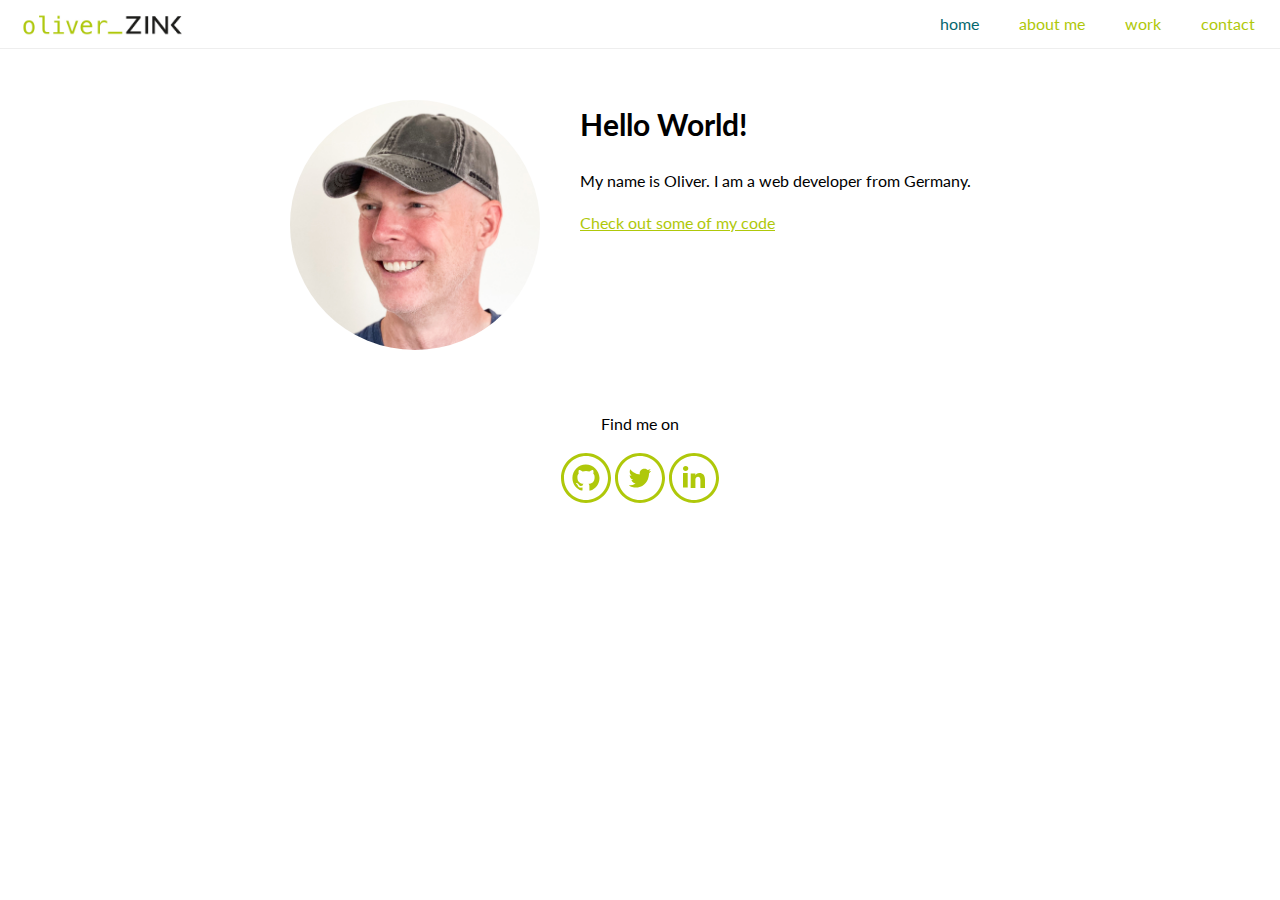
<file: index.html>
<!DOCTYPE html>
<html lang="en">

<head>
  <meta charset="utf-8">
  <meta name="viewport" content="width=device-width, initial-scale=1.0">
  <meta http-equiv="X-UA-Compatible" content="ie=edge">
  <title>Oliver Zink - Portfolio</title>
  <link rel="shortcut icon" href="img/favicon.ico" />
  <link href="https://fonts.googleapis.com/css2?family=Lato:wght@400;700&display=swap" rel="stylesheet">
  <link rel="stylesheet" type="text/css" href="css/normalize.css">
  <!-- alternative instead of normalize.css: https://cdnjs.cloudflare.com/ajax/libs/normalize/8.0.1/normalize.min.css -->
  <link rel="stylesheet" type="text/css" href="css/style.production.css">
</head>

<body>

  <!-- Header including the logo and the main navigation -->
  <header class="header">
    <img src="img/oliver_zink-logo.jpg" class="logo" alt="logo">
    <input class="menu-btn" type="checkbox" id="menu-btn" />
    <label class="menu-icon" for="menu-btn"><span class="navicon"></span></label>
    <ul class="menu">
      <li><a class="active" href="index.html">home</a></li>
      <li><a href="about.html">about me</a></li>
      <li><a href="work.html">work</a></li>
      <li><a href="contact.html">contact</a></li>
    </ul>
  </header>

  <!-- Main content -->
  <div class="profile">
    <!-- Add your Portrait image here -->
    <img src="img/Oliver-Portrait.jpg" class="profile__portrait" alt="Photo of Oliver">
    <h1>Hello World!</h1>
    <p>
      My name is Oliver. I am a web developer from Germany.
    </p>
    <a href="work.html">Check out some of my code</a>
  </div>

  <!-- Footer with links to social media profiles -->
  <footer class="page-footer">
    <p>Find me on</p>
    <div class="social-media">
      <a href="https://github.com/olizi" target="_blank"><img src="img/github.svg" alt="Github"></a>
      <a href="https://twitter.com/7ilo" target="_blank"><img src="img/twitter.svg" alt="Twitter"></a>
      <a href="https://www.linkedin.com/in/oliver-zink/" target="_blank"><img src="img/linkedin.svg" alt="LinkedIn"></a>
    </div>
  </footer>

<!-- <script src="js/tota11y.min.js"></script> -->
</body>

</html>
</file>
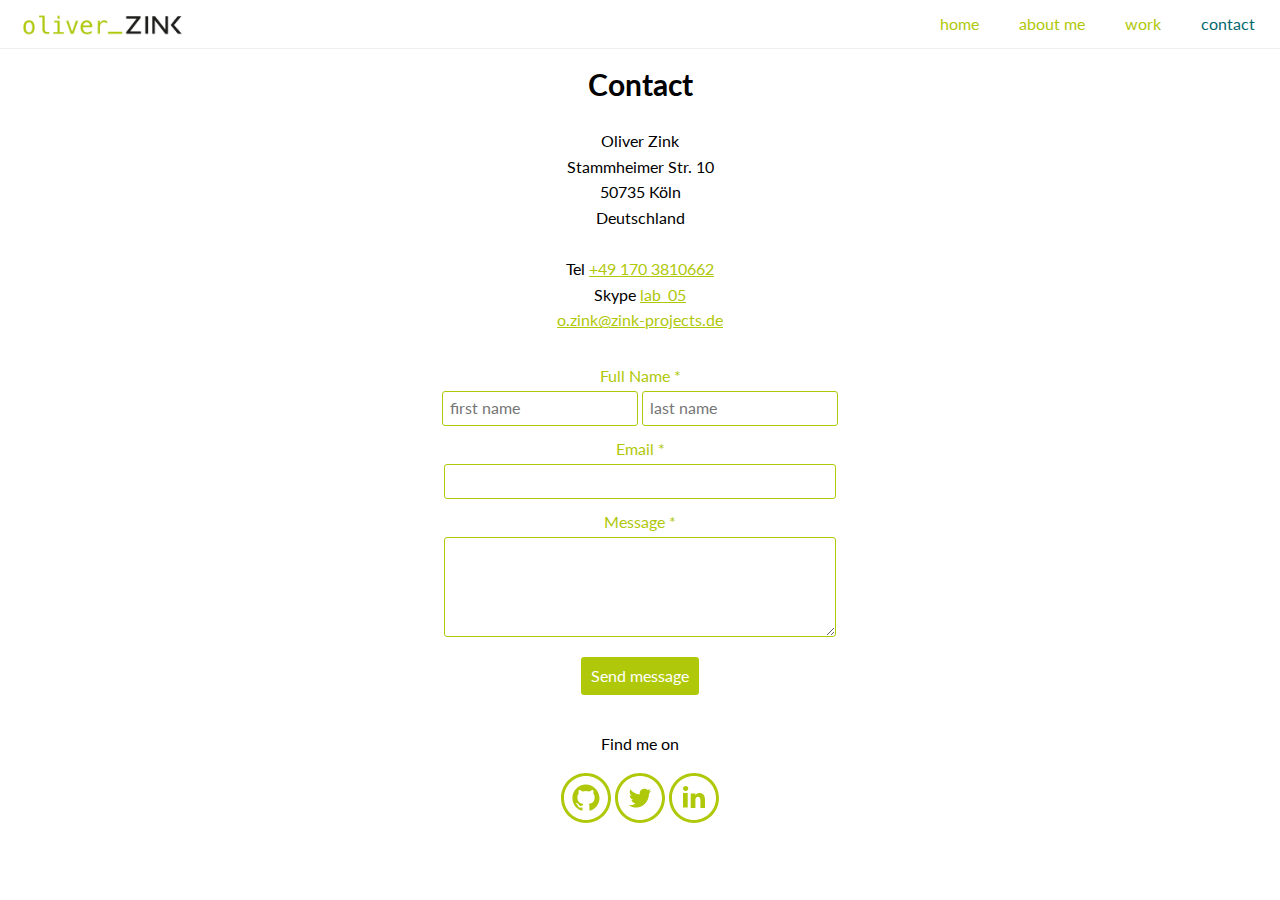
<file: contact.html>
<!DOCTYPE html>
<html lang="en">

<head>
  <meta charset="utf-8">
  <meta name="viewport" content="width=device-width, initial-scale=1.0">
  <meta http-equiv="X-UA-Compatible" content="ie=edge">
  <title>Oliver Zink - Contact</title>
  <link rel="shortcut icon" href="img/favicon.ico" />
  <link href="https://fonts.googleapis.com/css2?family=Lato:wght@400;700&display=swap" rel="stylesheet">
  <link rel="stylesheet" type="text/css" href="css/normalize.css">
  <!-- alternative instead of normalize.css: https://cdnjs.cloudflare.com/ajax/libs/normalize/8.0.1/normalize.min.css -->
  <link rel="stylesheet" type="text/css" href="css/style.production.css">
</head>

<body>

  <!-- Header including the logo and the main navigation -->
  <header class="header">
    <img src="img/oliver_zink-logo.jpg" class="logo" alt="logo">
    <input class="menu-btn" type="checkbox" id="menu-btn" />
    <label class="menu-icon" for="menu-btn"><span class="navicon"></span></label>
    <ul class="menu">
      <li><a href="index.html">home</a></li>
      <li><a href="about.html">about me</a></li>
      <li><a href="work.html">work</a></li>
      <li><a class="active" href="contact.html">contact</a></li>
    </ul>
  </header>

  <!-- Main content -->
  <div class="contact-content">
    <h1>Contact</h1>

    <div class="page-content">
      Oliver Zink<br>
      Stammheimer Str. 10<br>
      50735 Köln<br>
      Deutschland<br>
      <br>
      Tel <a href="tel:+491703810662">+49 170 3810662</a><br>
      Skype <a href="skype:lab_05">lab_05</a><br>
      <a href="mailto:o.zink@zink-projects.de">o.zink@zink-projects.de</a>
    </div>

    <form action="#" method="" id="contact-form" class="page-content">
      <ul class="contact-list">
        <li><label class="standard-label">Full Name *</label></li>
        <li><input type="text" name="first-name" placeholder="first name" class="field-short"> <input type="text" name="last-name" placeholder="last name" class="field-short"></li>

        <li><label class="standard-label" for="contact-email">Email *</label></li>
        <li><input type="email" id="contact-email" required class="field-long"></li>

        <li><label class="standard-label" for="contact-message">Message *</label>
        <li><textarea required maxlength="240" id="contact-message" class="field-long field-textarea"></textarea>
        <li><input type="submit" value="Send message" class="button__send-message"></li>
      </ul>
    </form>
</div>

<!-- Footer with links to social media profiles -->
<footer class="page-footer">
  <p>Find me on</p>
  <div class="social-media">
    <a href="https://github.com/olizi" target="_blank"><img src="img/github.svg" alt="Github"></a>
    <a href="https://twitter.com/7ilo" target="_blank"><img src="img/twitter.svg" alt="Twitter"></a>
    <a href="https://www.linkedin.com/in/oliver-zink/" target="_blank"><img src="img/linkedin.svg" alt="LinkedIn"></a>
  </div>
</footer>

  <!-- <script src="js/tota11y.min.js"></script> -->
</body>

</html>
</file>
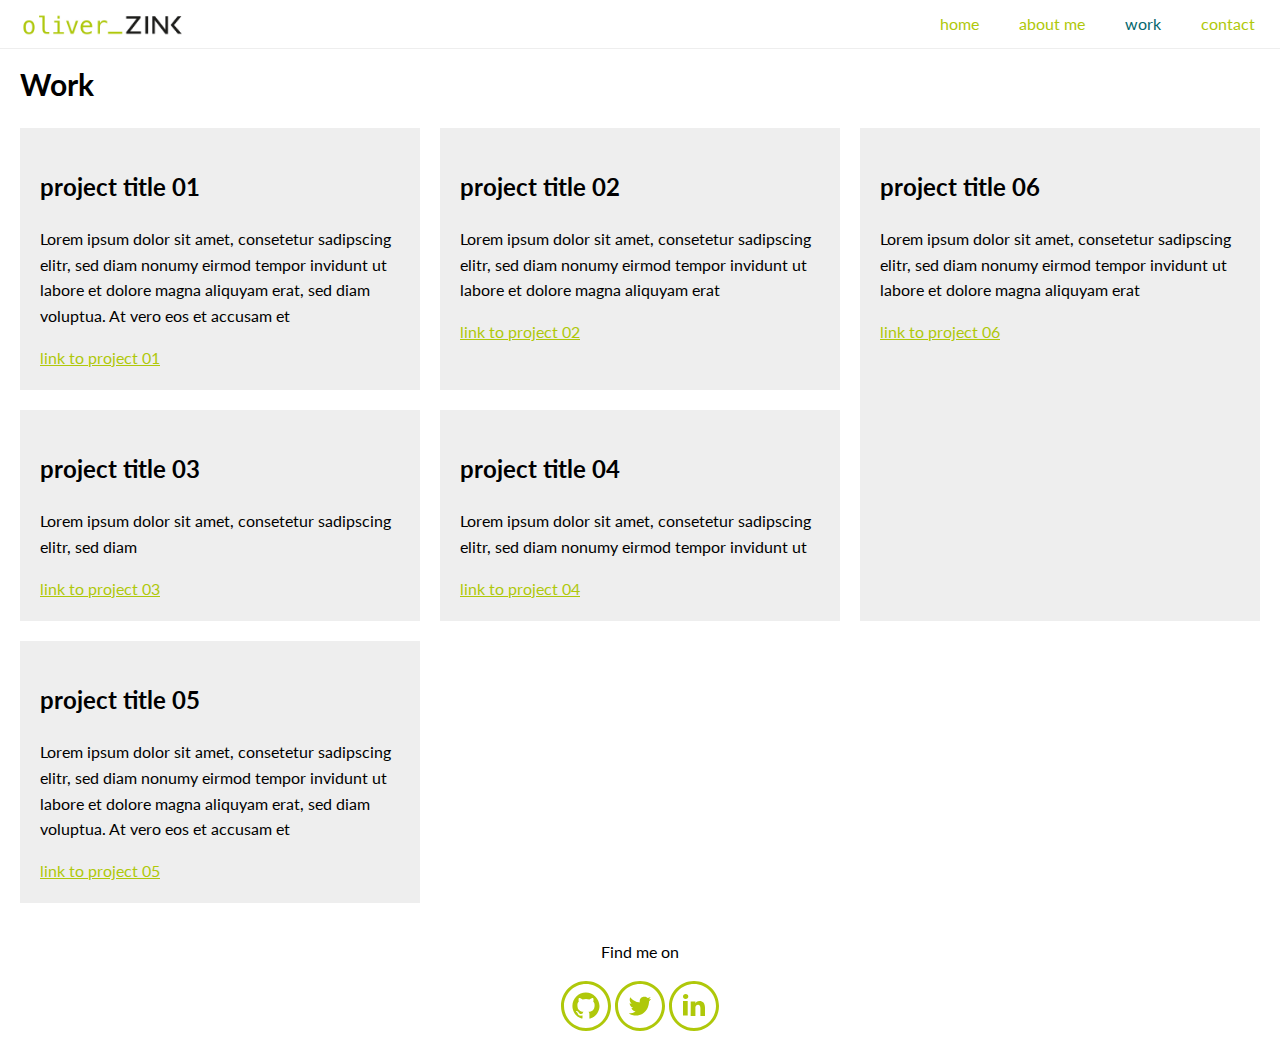
<file: work.html>
<!DOCTYPE html>
<html lang="en">

<head>
  <meta charset="utf-8">
  <meta name="viewport" content="width=device-width, initial-scale=1.0">
  <meta http-equiv="X-UA-Compatible" content="ie=edge">
  <title>Oliver Zink - Work</title>
  <link rel="shortcut icon" href="img/favicon.ico" />
  <link href="https://fonts.googleapis.com/css2?family=Lato:wght@400;700&display=swap" rel="stylesheet">
  <link rel="stylesheet" type="text/css" href="css/normalize.css">
  <!-- alternative instead of normalize.css: https://cdnjs.cloudflare.com/ajax/libs/normalize/8.0.1/normalize.min.css -->
  <link rel="stylesheet" type="text/css" href="css/style.production.css">
</head>

<body>

  <!-- Header including the logo and the main navigation -->
  <header class="header">
    <img src="img/oliver_zink-logo.jpg" class="logo" alt="logo">
    <input class="menu-btn" type="checkbox" id="menu-btn" />
    <label class="menu-icon" for="menu-btn"><span class="navicon"></span></label>
    <ul class="menu">
      <li><a href="index.html">home</a></li>
      <li><a href="about.html">about me</a></li>
      <li><a class="active" href="work.html">work</a></li>
      <li><a href="contact.html">contact</a></li>
    </ul>
  </header>

  <!-- Main content -->
  <section>
    <h1 class="page-title">Work</h1>
    <div class="project-list">
    <!-- Grid items will live here -->
      <div class="project-list__item">
        <h2>project title 01</h2>
        <p>Lorem ipsum dolor sit amet, consetetur sadipscing elitr, sed diam nonumy eirmod tempor invidunt ut labore et dolore magna aliquyam erat, sed diam voluptua. At vero eos et accusam et</p>
        <a href="#">link to project 01</a>
      </div>
      <div class="project-list__item">
        <h2>project title 02</h2>
        <p>Lorem ipsum dolor sit amet, consetetur sadipscing elitr, sed diam nonumy eirmod tempor invidunt ut labore et dolore magna aliquyam erat</p>
        <a href="#">link to project 02</a>
      </div>
      <div class="project-list__item">
        <h2>project title 03</h2>
        <p>Lorem ipsum dolor sit amet, consetetur sadipscing elitr, sed diam</p>
        <a href="#">link to project 03</a>
      </div>
      <div class="project-list__item">
        <h2>project title 04</h2>
        <p>Lorem ipsum dolor sit amet, consetetur sadipscing elitr, sed diam nonumy eirmod tempor invidunt ut</p>
        <a href="#">link to project 04</a>
      </div>
      <div class="project-list__item">
        <h2>project title 05</h2>
        <p>Lorem ipsum dolor sit amet, consetetur sadipscing elitr, sed diam nonumy eirmod tempor invidunt ut labore et dolore magna aliquyam erat, sed diam voluptua. At vero eos et accusam et</p>
        <a href="#">link to project 05</a>
      </div>
      <div class="project-list__item">
        <h2>project title 06</h2>
        <p>Lorem ipsum dolor sit amet, consetetur sadipscing elitr, sed diam nonumy eirmod tempor invidunt ut labore et dolore magna aliquyam erat</p>
        <a href="#">link to project 06</a>
      </div>
    </div>
  </section>

  <!-- Footer with links to social media profiles -->
  <footer class="page-footer">
    <p>Find me on</p>
    <div class="social-media">
      <a href="https://github.com/olizi" target="_blank"><img src="img/github.svg" alt="Github"></a>
      <a href="https://twitter.com/7ilo" target="_blank"><img src="img/twitter.svg" alt="Twitter"></a>
      <a href="https://www.linkedin.com/in/oliver-zink/" target="_blank"><img src="img/linkedin.svg" alt="LinkedIn"></a>
    </div>
  </footer>

  <!-- <script src="js/tota11y.min.js"></script> -->
</body>

</html>
</file>
<file: css/style.production.css>
/*
* Prefixed by https://autoprefixer.github.io
* PostCSS: v7.0.29,
* Autoprefixer: v9.7.6
* Browsers: last 2 version
*/


* {
  -webkit-box-sizing: border-box;
          box-sizing: border-box;
}

body {
  font-family: 'Lato', sans-serif;
  font-weight: 400;
  font-size: 16px;
  line-height: 1.6;
}

h1 {
  font-size: 30px;
  font-weight: 700;
}

h2 {
  font-size: 24px;
  font-weight: 700;
}

h3 {
  font-size: 18px;
  font-weight: 700;
}

a {
  color: #afc80a;
}

a.active {
  color: #05676e;
}

a:hover {
  color: #869908;
}
/*
header
*/
.header {
  background-color: #fff;
  border-bottom: 1px solid #eee;
  position: fixed;
  top: 0;
  width: 100%;
  z-index: 3;
}

.header ul {
  margin: 0;
  padding: 0;
  list-style: none;
  overflow: hidden;
  background-color: #fff;
}

.header li a {
  display: block;
  padding: 20px;
  text-decoration: none;
}

.header li a:hover {
  color: #869908;
}

.header .menu-btn:hover {
  color: #869908;
}

.header {
  display: block;
  float: left;
  padding: 5px;
  text-decoration: none;
}

.logo {
  max-width: 160px;
  height: auto;
  padding: 20px 0 0 15px;
}

/*
menu
*/
.header .menu {
  clear: both;
  max-height: 0;
  -webkit-transition: max-height 0.2s ease-out;
  transition: max-height 0.2s ease-out;
}

/*
menu icon
*/
.header .menu-icon {
  cursor: pointer;
  display: inline-block;
  float: right;
  padding: 28px 20px;
  position: relative;
  -webkit-user-select: none;
     -moz-user-select: none;
      -ms-user-select: none;
          user-select: none;
}

.header .menu-icon .navicon {
  background: #333;
  display: block;
  height: 2px;
  position: relative;
  -webkit-transition: background 0.2s ease-out;
  transition: background 0.2s ease-out;
  width: 18px;
}

.header .menu-icon .navicon:before,
.header .menu-icon .navicon:after {
  background: #333;
  content: '';
  display: block;
  height: 100%;
  position: absolute;
  -webkit-transition: all .2s ease-out;
  transition: all .2s ease-out;
  width: 100%;
}

.header .menu-icon .navicon:before {
  top: 5px;
}

.header .menu-icon .navicon:after {
  top: -5px;
}

/*
menu btn
*/
.header .menu-btn {
  display: none;
}

.header .menu-btn:checked ~ .menu {
  max-height: 240px;
}

.header .menu-btn:checked ~ .menu-icon .navicon {
  background: transparent;
}

.header .menu-btn:checked ~ .menu-icon .navicon:before {
  -webkit-transform: rotate(-45deg);
          transform: rotate(-45deg);
}

.header .menu-btn:checked ~ .menu-icon .navicon:after {
  -webkit-transform: rotate(45deg);
          transform: rotate(45deg);
}

.header .menu-btn:checked ~ .menu-icon:not(.steps) .navicon:before,
.header .menu-btn:checked ~ .menu-icon:not(.steps) .navicon:after {
  top: 0;
}

/*
Main content
*/
.page-title {
  margin-top: 60px;
  margin-left: 20px;
}

.page-content {
  margin-left: 0;
}

.profile {
  max-width: 700px;
  margin: 100px auto 160px;
}

.profile__portrait {
  float: left;
  width: 250px;
  height: auto;
  margin-right: 40px;
  border-radius: 50%;
}

.profile__text {
  -webkit-box-flex: 1;
      -ms-flex: 1 1 100px;
          flex: 1 1 100px;
}

/*
start grid fallback
*/
.project-list__item {
  display: inline-block;
  width: 33%;
}

/*
end grid fallback
*/
@supports (display: grid) {
  .project-list {
    display: -ms-grid;
    display: grid;
    -ms-grid-columns: 1fr 20px 1fr 20px 1fr;
    grid-template-columns: 1fr 1fr 1fr;
    grid-gap: 20px;
    margin: 20px;
  }

  .project-list__item {
    background-color: #eee;
    width: auto;
    min-height: auto;
    margin: 0;
    padding: 20px;
  }

  .project-list__item:last-child {
    -ms-grid-column: 3;
    grid-column: 3 / 3;
    -ms-grid-row: 1;
    -ms-grid-row-span: 2;
    grid-row: 1 / 3;
  }

  /* alternative:
    .project-list__item:last-child {
      grid-column-start: 3;
      grid-column-end: 3;
      grid-row-start: 1;
      grid-row-end: 3;
    }
  */
}

button {
  /* overwrites browser defaults and resets the border */
  border: none;

  /* takes the font from the outer container */
  font-family: inherit;

  /* styles the background color, font color, and text decoration (underline, etc.) of the button */
  background-color: #afc80a;
  color: #fff;
  text-decoration: none;

  /* adds spacing to the button (this will be discussed more in-depth later) */
  padding: 10px;
  border-radius: 3px;
  -webkit-transition: 0.2s background-color;
  transition: 0.2s background-color;

  /* alternative:
  transition-duration: 0.2s;
  transition-property: opacity;
  */
}

.button {
  /* overwrites browser defaults and resets the border */
  border: none;

  /* takes the font from the outer container */
  font-family: inherit;

  /* styles the background color, font color, and text decoration (underline, etc.) of the button */
  background-color: #afc80a;
  color: #fff;
  text-decoration: none;

  /* adds spacing to the button (this will be discussed more in-depth later) */
  padding: 10px;
  border-radius: 3px;
  -webkit-transition: 0.2s background-color;
  transition: 0.2s background-color;

  /* alternative:
  transition-duration: 0.2s;
  transition-property: opacity;
  */
}

.button__send-message {
  /* overwrites browser defaults and resets the border */
  border: none;

  /* takes the font from the outer container */
  font-family: inherit;

  /* styles the background color, font color, and text decoration (underline, etc.) of the button */
  background-color: #afc80a;
  color: #fff;
  text-decoration: none;

  /* adds spacing to the button (this will be discussed more in-depth later) */
  padding: 10px;
  border-radius: 3px;
  -webkit-transition: 0.2s background-color;
  transition: 0.2s background-color;

  /* alternative:
  transition-duration: 0.2s;
  transition-property: opacity;
  */
}

button:hover {
  /* lets the mouse appear as a hand when hovering over the button */
  cursor: pointer;
  background-color: #869908;
  color: #fff;
}

button:focus {
  /* lets the mouse appear as a hand when hovering over the button */
  cursor: pointer;
  background-color: #869908;
  color: #fff;
}

.button:hover {
  /* lets the mouse appear as a hand when hovering over the button */
  cursor: pointer;
  background-color: #869908;
  color: #fff;
}

.button:focus {
  /* lets the mouse appear as a hand when hovering over the button */
  cursor: pointer;
  background-color: #869908;
  color: #fff;
}

.button__send-message:hover {
  /* lets the mouse appear as a hand when hovering over the button */
  cursor: pointer;
  background-color: #869908;
  color: #fff;
}

.button__send-message:focus {
  /* lets the mouse appear as a hand when hovering over the button */
  cursor: pointer;
  background-color: #869908;
  color: #fff;
}

.about-content,
.contact-content {
  text-align: center;
  margin-top: 60px;
}

.about-download-button {
  text-align: center;
  margin: 10;
}

.about-image {
  text-align: center;
  margin-top: 30px;
}

.about-list {
  list-style-type: none;
  padding-left: 0;
}

.contact-list {
  list-style-type: none;
  margin: 10px auto;
  max-width: 400px;
  padding: 20px 0 0;
}

.standard-label {
  color: #afc80a;
}

input {
  border: 1px solid #afc80a;
  border-radius: 3px;
  padding: 7px;
  margin: 3px auto 10px;
  outline: none;
}

textarea {
  border: 1px solid #afc80a;
  border-radius: 3px;
  padding: 7px;
  margin: 3px auto 10px;
  outline: none;
}

.field-short {
  width: 49%;
}

.field-long {
  width: 98%;
}

.field-textarea {
  height: 100px;
}

/*
footer
*/
.page-footer {
  clear: both;
  display: -webkit-box;
  display: -ms-flexbox;
  display: flex;
  -webkit-box-orient: vertical;
  -webkit-box-direction: normal;
      -ms-flex-direction: column;
          flex-direction: column;
  text-align: center;
  margin-bottom: 10px;
}

/*
svg animation
*/

/* st7 = left bird1 */
.st7 {
  -webkit-animation: 10s bird1-move infinite linear, 10s bird-color infinite linear;
          animation: 10s bird1-move infinite linear, 10s bird-color infinite linear;
}

/* st8 = right bird1 */
.st8 {
  -webkit-animation: 8s bird2-move infinite linear, 8s bird-color infinite linear;
          animation: 8s bird2-move infinite linear, 8s bird-color infinite linear;
}

/* st9 = balon */
.st9 {
  animation: 7s balon-scale infinite alternate-reverse linear;
}

@-webkit-keyframes balon-scale {
  0% {
    -webkit-transform: scale(1, 1);
            transform: scale(1, 1);
    -webkit-transform-origin: top center;
            transform-origin: top center;
  }

  100% {
    -webkit-transform: scale(1.3, 1.3);
            transform: scale(1.3, 1.3);
    -webkit-transform-origin: top center;
            transform-origin: top center;
  }
}

@keyframes balon-scale {
  0% {
    -webkit-transform: scale(1, 1);
            transform: scale(1, 1);
    -webkit-transform-origin: top center;
            transform-origin: top center;
  }

  100% {
    -webkit-transform: scale(1.3, 1.3);
            transform: scale(1.3, 1.3);
    -webkit-transform-origin: top center;
            transform-origin: top center;
  }
}

@-webkit-keyframes bird-color {
  0% {
    fill: #fff;
  }

  10% {
    fill: #fff;
  }

  50% {
    fill: #00344a;
  }

  100% {
    fill: #fff;
  }
}

@keyframes bird-color {
  0% {
    fill: #fff;
  }

  10% {
    fill: #fff;
  }

  50% {
    fill: #00344a;
  }

  100% {
    fill: #fff;
  }
}

@-webkit-keyframes bird1-move {
  0% {
    -webkit-transform: translate(0, 0);
            transform: translate(0, 0);
  }

  100% {
    -webkit-transform: translate(-200px, -80px);
            transform: translate(-200px, -80px);
  }
}

@keyframes bird1-move {
  0% {
    -webkit-transform: translate(0, 0);
            transform: translate(0, 0);
  }

  100% {
    -webkit-transform: translate(-200px, -80px);
            transform: translate(-200px, -80px);
  }
}

@-webkit-keyframes bird2-move {
  0% {
    -webkit-transform: translate(0, 0);
            transform: translate(0, 0);
  }

  100% {
    -webkit-transform: translate(80px, -70px);
            transform: translate(80px, -70px);
  }
}

@keyframes bird2-move {
  0% {
    -webkit-transform: translate(0, 0);
            transform: translate(0, 0);
  }

  100% {
    -webkit-transform: translate(80px, -70px);
            transform: translate(80px, -70px);
  }
}

/*
responsive design
*/
@media all and (max-width: 540px) {
  .project-list {
    -ms-grid-columns: 1fr;
    grid-template-columns: 1fr;
    grid-gap: 10px;
  }

  .profile {
    margin: 120px 10px 60px;
  }

  .profile__portrait {
    margin: 0 10px 80px 0;
    width: 120px;
  }
}

@media all and (min-width: 540px) and (max-width: 768px) {
  .project-list {
    -ms-grid-columns: 1fr 10px 1fr;
    grid-template-columns: 1fr 1fr;
    grid-gap: 10px;
  }
}

/*
responsive hamburger menu
*/
@media (min-width: 768px) {
  .logo {
    max-width: 180px;
    height: auto;
    padding: 8px 0 0 15px;
  }

  .header li {
    float: left;
  }

  .header li a {
    padding: 6px 20px;
  }

  .header .menu {
    clear: none;
    float: right;
    max-height: none;
  }

  .header .menu-icon {
    display: none;
  }
}

/*
shared code
*/
@media all and (max-width: 768px) {
  .project-list__item:last-child {
    grid-column: auto / auto;
    grid-row: auto / auto;
  }

  h1 {
    font-size: undefined;
  }
}
</file>
